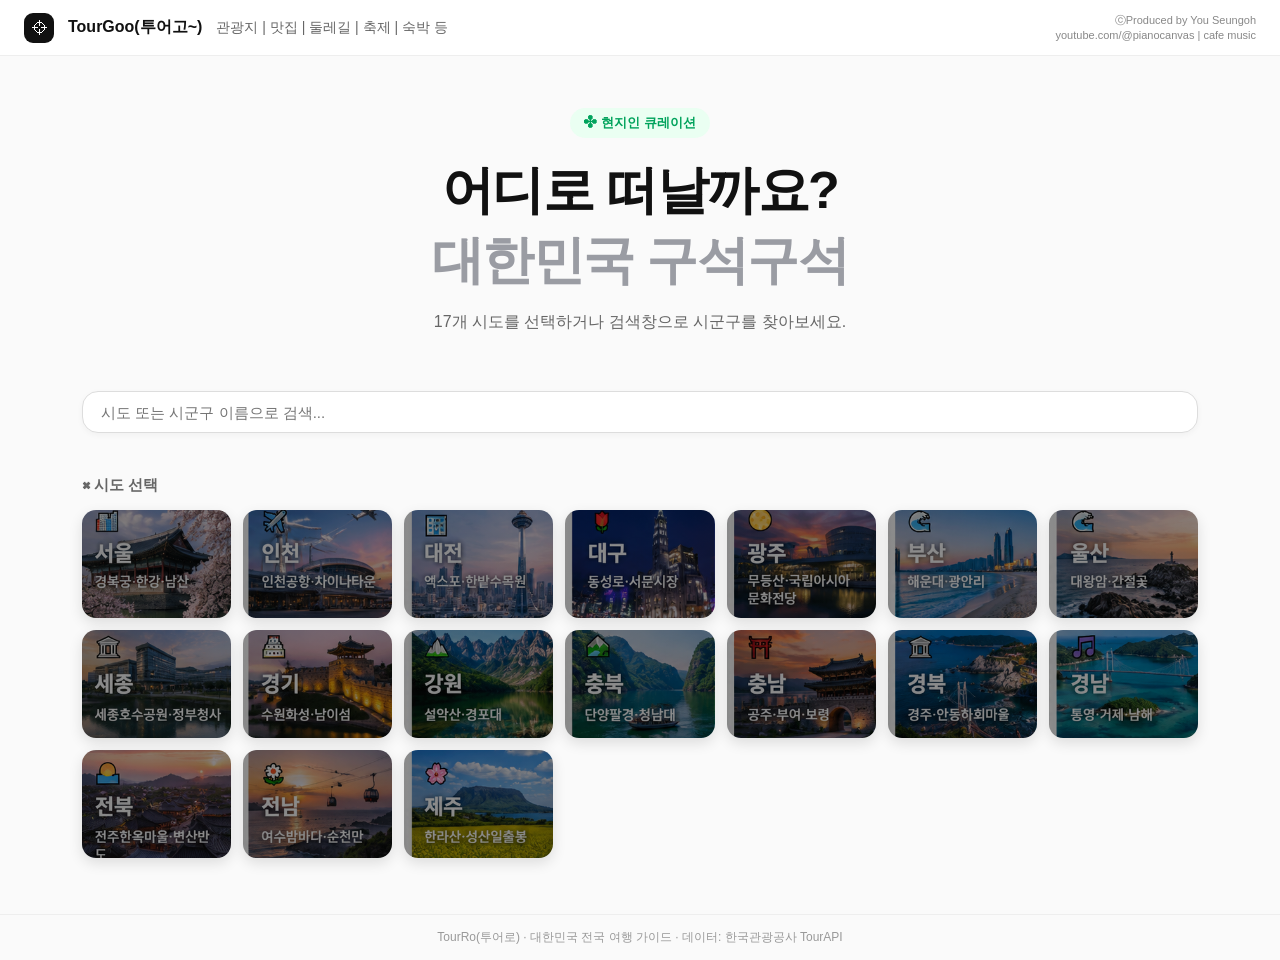
<file: index.html>
<!DOCTYPE html>
<html lang="ko">
<head>
  <meta charset="UTF-8" />
  <meta name="viewport" content="width=device-width, initial-scale=1.0" />
  <title>TourGoo(투어고~) - 대한민국 구석구석</title>
  <meta name="description" content="한국관광공사 TourAPI 기반 대한민국 여행정보 서비스" />
  <link rel="stylesheet" href="css/style.css" />
</head>
<body>
  <header class="topbar">
    <a class="brand" href="index.html">
      <span class="logo">⌖</span>
      <strong>TourGoo(투어고~)</strong>
      <span class="brand-sub">관광지 | 맛집 | 둘레길 | 축제 | 숙박 등</span>
    </a>
    <div class="credit">ⓒProduced by You Seungoh<br>youtube.com/@pianocanvas | cafe music</div>
  </header>

  <main>
    <section class="hero">
      <div class="badge">✣ 현지인 큐레이션</div>
      <h1>어디로 떠날까요?</h1>
      <h2>대한민국 구석구석</h2>
      <p>17개 시도를 선택하거나 검색창으로 시군구를 찾아보세요.</p>
    </section>

    <section class="search-box">
      <input id="searchInput" type="search" placeholder="시도 또는 시군구 이름으로 검색..." autocomplete="off" />
      <div id="searchResult" class="search-result"></div>
    </section>

    <section class="area-section">
      <h3>⌘ 시도 선택</h3>
      <div id="areaList" class="area-grid"></div>
    </section>
  </main>

  <footer>
    TourRo(투어로) · 대한민국 전국 여행 가이드 · 데이터: 한국관광공사 TourAPI
  </footer>

  <script src="js/config.js"></script>
  <script src="js/data.js"></script>
  <script src="js/main.js"></script>
</body>
</html>
</file>
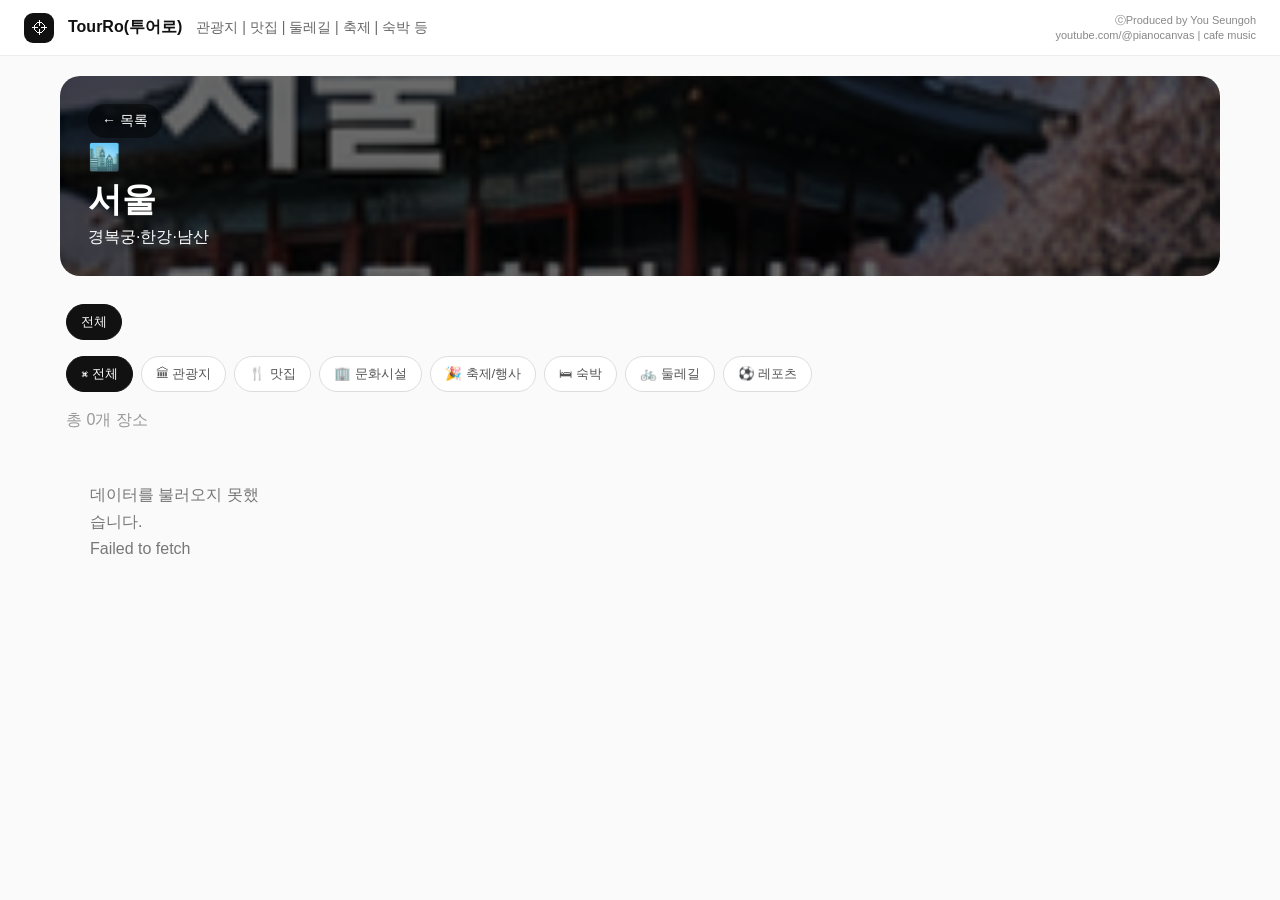
<file: area.html>
<!DOCTYPE html>
<html lang="ko">
<head>
  <meta charset="UTF-8" />
  <meta name="viewport" content="width=device-width, initial-scale=1.0" />
  <title>TourRo 지역정보</title>
  <link rel="stylesheet" href="css/style.css" />
</head>
<body>
  <header class="topbar">
    <a class="brand" href="index.html">
      <span class="logo">⌖</span>
      <strong>TourRo(투어로)</strong>
      <span class="brand-sub">관광지 | 맛집 | 둘레길 | 축제 | 숙박 등</span>
    </a>
    <div class="credit">ⓒProduced by You Seungoh<br>youtube.com/@pianocanvas | cafe music</div>
  </header>

  <main>
    <section class="area-hero" id="areaHero">
      <a href="index.html" class="back-btn">← 목록</a>
      <div>
        <div id="areaIcon" class="area-icon"></div>
        <h1 id="areaTitle"></h1>
        <p id="areaDesc"></p>
      </div>
    </section>

    <section id="sigunguFilter" class="filter-row"></section>

    <section id="typeFilter" class="filter-row">
      <button class="active" data-type="">⌘ 전체</button>
      <button data-type="12">🏛 관광지</button>
      <button data-type="39">🍴 맛집</button>
      <button data-type="14">🏢 문화시설</button>
      <button data-type="15">🎉 축제/행사</button>
      <button data-type="32">🛏 숙박</button>
      <button data-type="25">🚲 둘레길</button>
      <button data-type="28">⚽ 레포츠</button>
    </section>

    <p class="count-text">총 <span id="totalCount">0</span>개 장소</p>

    <main id="placeList" class="place-grid"></main>
    <div class="more-wrap">
      <button id="moreBtn" class="more-btn">더 보기</button>
    </div>
  </main>

  <script src="js/config.js"></script>
  <script src="js/data.js"></script>
  <script src="js/api.js"></script>
  <script src="js/area.js"></script>
</body>
</html>
</file>
<file: css/style.css>
* { box-sizing: border-box; }

body {
  margin: 0;
  font-family: "Pretendard", "Noto Sans KR", Arial, sans-serif;
  background: #fafafa;
  color: #111;
}

a { color: inherit; }

.topbar {
  height: 56px;
  padding: 0 24px;
  border-bottom: 1px solid #eee;
  display: flex;
  justify-content: space-between;
  align-items: center;
  background: rgba(255,255,255,.94);
  backdrop-filter: blur(10px);
  position: sticky;
  top: 0;
  z-index: 20;
}

.brand {
  display: flex;
  gap: 14px;
  align-items: center;
  text-decoration: none;
}

.logo {
  background: #111;
  color: white;
  width: 30px;
  height: 30px;
  border-radius: 9px;
  display: inline-flex;
  align-items: center;
  justify-content: center;
}

.brand-sub { color: #666; font-size: 14px; }

.credit {
  font-size: 11px;
  color: #888;
  text-align: right;
  line-height: 1.35;
}

.hero {
  text-align: center;
  padding: 52px 20px 42px;
}

.badge {
  display: inline-block;
  background: #eafff2;
  color: #00a35c;
  padding: 6px 14px;
  border-radius: 999px;
  font-size: 13px;
  font-weight: 700;
}

.hero h1 {
  font-size: clamp(34px, 5vw, 52px);
  margin: 18px 0 0;
  letter-spacing: -1.5px;
}

.hero h2 {
  font-size: clamp(34px, 5vw, 52px);
  margin: 0;
  color: #9a9ca3;
  letter-spacing: -1.5px;
}

.hero p { color: #666; }

.search-box {
  padding: 0 32px 20px;
  max-width: 1180px;
  margin: 0 auto;
}

.search-box input {
  width: 100%;
  height: 42px;
  border: 1px solid #ddd;
  border-radius: 16px;
  padding: 0 18px;
  font-size: 15px;
  background: white;
  outline: none;
  box-shadow: 0 2px 6px rgba(0,0,0,.04);
}

.search-box input:focus {
  border-color: #111;
}

.search-result {
  color: #777;
  font-size: 14px;
  padding: 8px 4px 0;
}

.area-section {
  padding: 0 32px 56px;
  max-width: 1180px;
  margin: 0 auto;
}

.area-section h3 {
  color: #666;
  font-size: 15px;
}

.area-grid {
  display: grid;
  grid-template-columns: repeat(auto-fill, minmax(145px, 1fr));
  gap: 12px;
}

.area-card {
  height: 108px;
  border-radius: 14px;
  overflow: hidden;
  color: white;
  text-decoration: none;
  box-shadow: 0 5px 14px rgba(0,0,0,.12);
  transition: transform .18s ease, box-shadow .18s ease;
}

.area-card:hover {
  transform: translateY(-3px);
  box-shadow: 0 8px 20px rgba(0,0,0,.18);
}

.area-overlay {
  height: 100%;
  padding: 14px;
  background: linear-gradient(to bottom, rgba(0,0,0,.08), rgba(0,0,0,.5));
  display: flex;
  flex-direction: column;
  justify-content: end;
}

.area-card-icon { font-size: 19px; }

.area-overlay h4 {
  margin: 4px 0 2px;
  font-size: 18px;
}

.area-overlay p {
  margin: 0;
  font-size: 12px;
}

.area-hero {
  margin: 20px auto;
  max-width: 1160px;
  height: 200px;
  border-radius: 20px;
  padding: 28px;
  color: white;
  display: flex;
  flex-direction: column;
  justify-content: space-between;
  box-shadow: inset 0 0 0 1000px rgba(0,0,0,.25);
}

.back-btn {
  color: white;
  text-decoration: none;
  background: rgba(0,0,0,.45);
  padding: 8px 14px;
  border-radius: 18px;
  width: fit-content;
  font-size: 14px;
}

.area-icon { font-size: 26px; }

.area-hero h1 {
  margin: 4px 0;
  font-size: 34px;
}

.area-hero p { margin: 0; }

.filter-row {
  max-width: 1180px;
  margin: 0 auto;
  display: flex;
  gap: 8px;
  overflow-x: auto;
  padding: 8px 16px;
}

.filter-row button {
  white-space: nowrap;
  border: 1px solid #ddd;
  background: white;
  border-radius: 18px;
  padding: 8px 14px;
  cursor: pointer;
  color: #555;
}

.filter-row button.active {
  background: #111;
  color: white;
  border-color: #111;
}

.count-text {
  max-width: 1180px;
  margin: 10px auto;
  padding: 0 16px;
  color: #999;
}

.place-grid {
  max-width: 1180px;
  margin: 0 auto;
  display: grid;
  grid-template-columns: repeat(auto-fill, minmax(210px, 1fr));
  gap: 14px;
  padding: 0 16px 16px;
}

.place-card {
  background: white;
  border-radius: 14px;
  overflow: hidden;
  border: 1px solid #eee;
  text-decoration: none;
  color: inherit;
  transition: transform .18s ease, box-shadow .18s ease;
}

.place-card:hover {
  transform: translateY(-3px);
  box-shadow: 0 8px 18px rgba(0,0,0,.08);
}

.thumb {
  height: 150px;
  background: #f3f3f3;
  position: relative;
}

.thumb img {
  width: 100%;
  height: 100%;
  object-fit: cover;
}

.no-img {
  height: 100%;
  display: flex;
  align-items: center;
  justify-content: center;
  color: #d7d7d7;
  font-size: 38px;
}

.tag {
  position: absolute;
  top: 10px;
  left: 10px;
  background: #7a552f;
  color: white;
  border-radius: 12px;
  padding: 4px 8px;
  font-size: 12px;
  font-weight: 700;
}

.place-info { padding: 14px; }

.place-info h3 {
  font-size: 15px;
  margin: 0 0 8px;
  white-space: nowrap;
  overflow: hidden;
  text-overflow: ellipsis;
}

.place-info p {
  margin: 4px 0;
  font-size: 12px;
  color: #8a8a8a;
  white-space: nowrap;
  overflow: hidden;
  text-overflow: ellipsis;
}

.loading, .empty {
  padding: 24px;
  color: #777;
  line-height: 1.7;
}

.more-wrap {
  text-align: center;
  padding: 10px 0 60px;
}

.more-btn {
  border: 1px solid #ddd;
  background: white;
  border-radius: 999px;
  padding: 10px 22px;
  cursor: pointer;
}

.detail-wrap {
  max-width: 730px;
  padding: 28px 24px 60px;
}

.back-link {
  display: inline-block;
  margin-bottom: 20px;
  color: #666;
  text-decoration: none;
  font-size: 14px;
}

.detail-image {
  width: 100%;
  height: 260px;
  object-fit: cover;
  border-radius: 18px;
  background: linear-gradient(135deg,#eee,#fafafa);
  box-shadow: 0 4px 16px rgba(0,0,0,.12);
}

.image-placeholder {
  min-height: 260px;
}

.detail-wrap h1 {
  margin: 30px 0 8px;
  font-size: 28px;
}

.detail-addr {
  color: #8a8a8a;
  font-size: 14px;
}

.detail-box {
  background: white;
  border: 1px solid #eee;
  border-radius: 14px;
  padding: 18px;
  margin-top: 14px;
  line-height: 1.85;
}

.detail-box h3 {
  margin-top: 0;
  color: #777;
  font-size: 14px;
}

.map-buttons {
  display: flex;
  gap: 8px;
  flex-wrap: wrap;
}

.kakao-btn, .naver-btn {
  display: inline-block;
  margin-top: 10px;
  color: #111;
  padding: 10px 18px;
  border-radius: 10px;
  text-decoration: none;
  font-weight: bold;
}

.kakao-btn { background: #ffe500; }
.naver-btn { background: #03c75a; color: white; }

.hidden { display: none !important; }

footer {
  border-top: 1px solid #eee;
  text-align: center;
  padding: 14px;
  color: #999;
  font-size: 12px;
}

@media (max-width: 768px) {
  .topbar {
    padding: 0 16px;
  }

  .brand-sub, .credit { display: none; }

  .hero { padding-top: 44px; }

  .search-box, .area-section {
    padding-left: 16px;
    padding-right: 16px;
  }

  .area-grid {
    grid-template-columns: repeat(2, 1fr);
  }

  .area-hero {
    margin: 16px;
    height: 190px;
  }

  .place-grid {
    grid-template-columns: repeat(2, 1fr);
  }

  .detail-wrap {
    padding: 24px 16px 50px;
  }

  .detail-image {
    height: 230px;
  }
}

@media (max-width: 430px) {
  .place-grid {
    grid-template-columns: 1fr;
  }
}
</file>
